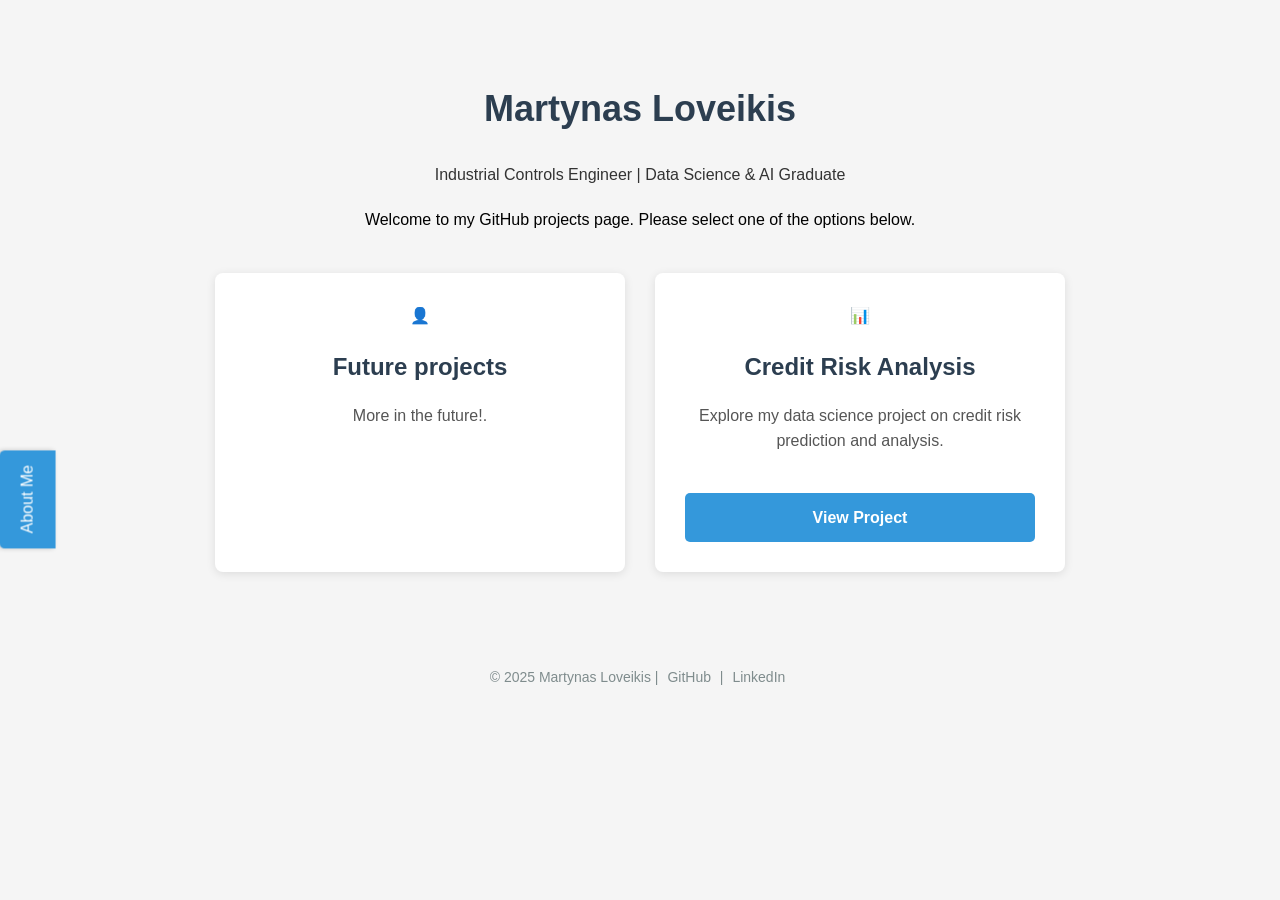
<file: index.html>
<!DOCTYPE html>
<html lang="en">
<head>
    <meta charset="UTF-8">
    <meta name="viewport" content="width=device-width, initial-scale=1.0">
    <title>Martynas Loveikis</title>
    <style>
        body {
            font-family: Arial, sans-serif;
            line-height: 1.6;
            margin: 0;
            padding: 0;
            background-color: #f5f5f5;
            text-align: center;
        }

        h1 {
            color: #2c3e50;
            margin-top: 80px;
            font-size: 36px;
        }

        .subtitle {
            color: #333;
            margin-bottom: 20px;
        }

        .intro {
            margin: 20px auto;
            max-width: 800px;
        }

        .project-grid {
            display: flex;
            justify-content: center;
            gap: 30px;
            margin: 40px auto;
            max-width: 1000px;
        }

        .project-card {
            background-color: white;
            border-radius: 8px;
            padding: 30px;
            width: 350px;
            box-shadow: 0 2px 10px rgba(0,0,0,0.1);
            text-align: center;
        }

        .project-icon {
            width: 80px;
            height: 80px;
            margin-bottom: 20px;
        }

        .project-title {
            font-size: 24px;
            color: #2c3e50;
            margin-bottom: 15px;
        }

        .project-description {
            color: #555;
            margin-bottom: 30px;
            min-height: 60px;
        }

        .view-button {
            display: block;
            background-color: #3498db;
            color: white;
            text-decoration: none;
            padding: 12px 0;
            border-radius: 5px;
            font-weight: bold;
            transition: background-color 0.3s;
        }

        .view-button:hover {
            background-color: #2980b9;
        }

        footer {
            margin-top: 60px;
            padding: 20px;
            color: #7f8c8d;
            font-size: 14px;
        }

        footer a {
            color: #7f8c8d;
            text-decoration: none;
            margin: 0 5px;
        }

        footer a:hover {
            text-decoration: underline;
        }

        /* About Me button styles */
        .about-me-button {
            position: fixed;
            left: 0;
            top: 50%;
            transform: translateY(-50%);
            background-color: #3498db;
            color: white;
            padding: 15px;
            border-radius: 0 5px 5px 0;
            text-decoration: none;
            writing-mode: vertical-lr;
            transform: rotate(180deg);
            box-shadow: 2px 0 5px rgba(0,0,0,0.2);
            z-index: 1000;
            transition: all 0.3s ease;
        }
        
        .about-me-button:hover {
            background-color: #2980b9;
            padding-left: 20px;
        }
    </style>
</head>
<body>
    <!-- About Me button -->
    <a href="profile.html" class="about-me-button">About Me</a>

    <h1>Martynas Loveikis</h1>

    <div class="subtitle">
        <p>Industrial Controls Engineer | Data Science & AI Graduate</p>
    </div>

    <div class="intro">
        <p>Welcome to my GitHub projects page. Please select one of the options below.</p>
    </div>

    <div class="project-grid">
        <div class="project-card">
            <span class="project-icon">👤</span>
            <h2 class="project-title">Future projects</h2>
            <p class="project-description">More in the future!.</p>
        </div>

        <div class="project-card">
            <span class="project-icon">📊</span>
            <h2 class="project-title">Credit Risk Analysis</h2>
            <p class="project-description">Explore my data science project on credit risk prediction and analysis.</p>
            <a href="credit-risk.html" class="view-button">View Project</a>
        </div>
    </div>

    <footer>
        <p>© 2025 Martynas Loveikis | <a href="https://github.com/MLovei">GitHub</a> | <a href="https://www.linkedin.com/in/martynas-loveikis-093743139/">LinkedIn</a></p>
    </footer>
</body>
</html>
</file>
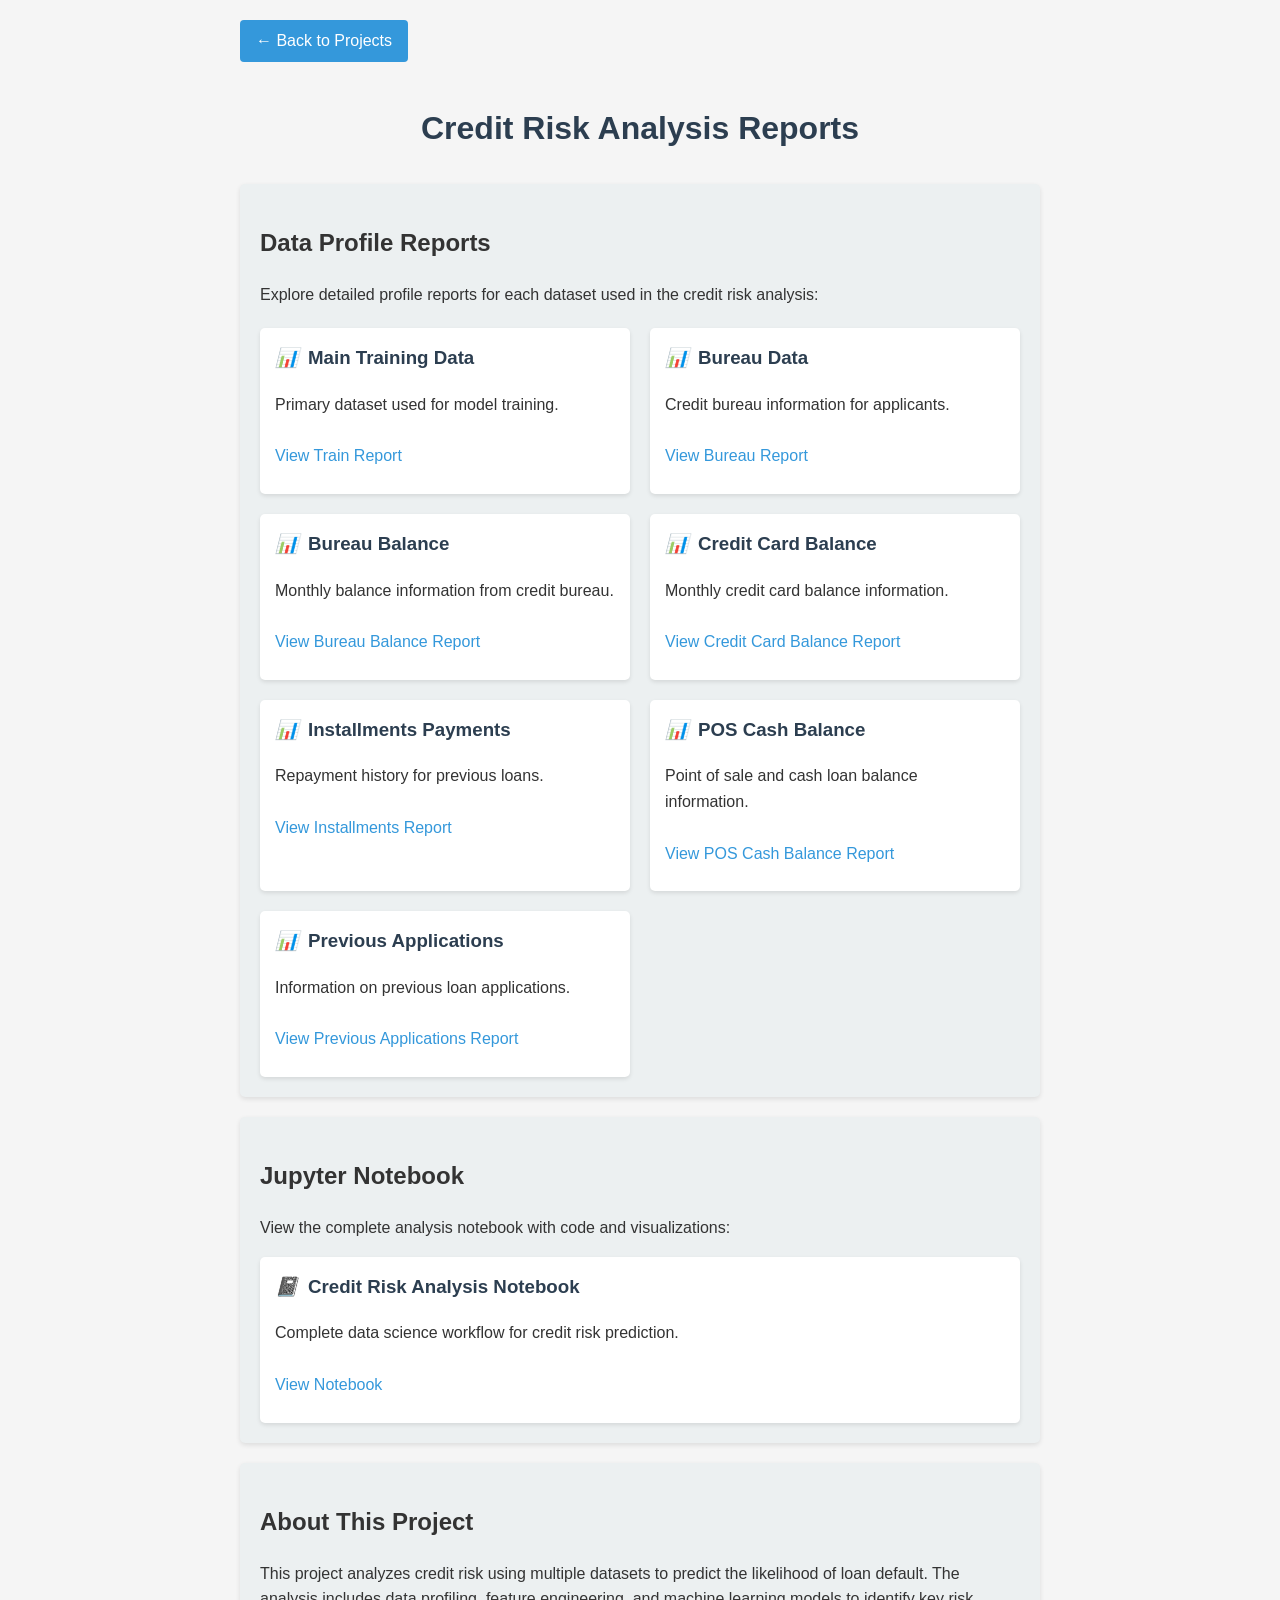
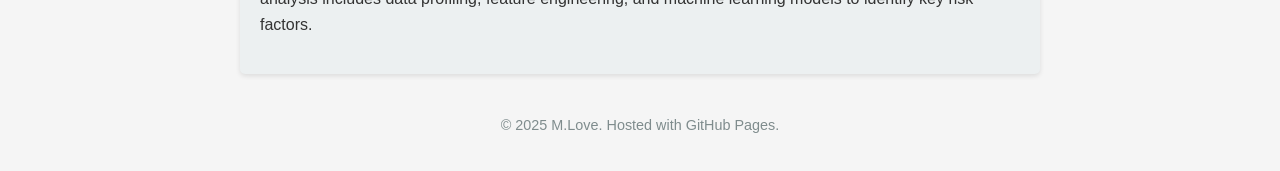
<file: credit-risk.html>
<!DOCTYPE html>
<html lang="en">
<head>
    <meta charset="UTF-8">
    <meta name="viewport" content="width=device-width, initial-scale=1.0">
    <title>Credit Risk Analysis Reports</title>
    <style>
        body {
            font-family: Arial, sans-serif;
            line-height: 1.6;
            color: #333;
            max-width: 800px;
            margin: 0 auto;
            padding: 20px;
            background-color: #f5f5f5;
        }
        h1 {
            color: #2c3e50;
            text-align: center;
            margin-bottom: 30px;
        }
        .container {
            background-color: #ecf0f1;
            border-radius: 5px;
            padding: 20px;
            margin-top: 20px;
            box-shadow: 0 2px 5px rgba(0,0,0,0.1);
        }
        .reports-grid {
            display: grid;
            grid-template-columns: repeat(auto-fill, minmax(300px, 1fr));
            gap: 20px;
            margin-top: 20px;
        }
        .report-card {
            background-color: white;
            border-radius: 5px;
            padding: 15px;
            box-shadow: 0 2px 4px rgba(0,0,0,0.1);
            transition: transform 0.2s, box-shadow 0.2s;
        }
        .report-card:hover {
            transform: translateY(-5px);
            box-shadow: 0 5px 15px rgba(0,0,0,0.1);
        }
        .report-card h3 {
            margin-top: 0;
            color: #2c3e50;
        }
        .report-icon {
            margin-right: 10px;
            color: #3498db;
        }
        a {
            color: #3498db;
            text-decoration: none;
            display: block;
            padding: 10px 0;
        }
        a:hover {
            text-decoration: underline;
        }
        footer {
            margin-top: 40px;
            text-align: center;
            font-size: 0.9em;
            color: #7f8c8d;
        }
        .back-button {
            display: inline-block;
            margin-bottom: 20px;
            padding: 8px 16px;
            background-color: #3498db;
            color: white;
            text-decoration: none;
            border-radius: 4px;
        }
        .back-button:hover {
            background-color: #2980b9;
        }
    </style>
</head>
<body>
    <a href="index.html" class="back-button">← Back to Projects</a>

    <h1>Credit Risk Analysis Reports</h1>

    <div class="container">
        <h2>Data Profile Reports</h2>
        <p>Explore detailed profile reports for each dataset used in the credit risk analysis:</p>

        <div class="reports-grid">
            <div class="report-card">
                <h3><i class="report-icon">📊</i>Main Training Data</h3>
                <p>Primary dataset used for model training.</p>
                <a href="TC3_4/train_report.html">View Train Report</a>
            </div>

            <div class="report-card">
                <h3><i class="report-icon">📊</i>Bureau Data</h3>
                <p>Credit bureau information for applicants.</p>
                <a href="TC3_4/bureau_report.html">View Bureau Report</a>
            </div>

            <div class="report-card">
                <h3><i class="report-icon">📊</i>Bureau Balance</h3>
                <p>Monthly balance information from credit bureau.</p>
                <a href="TC3_4/bureau_balance_report.html">View Bureau Balance Report</a>
            </div>

            <div class="report-card">
                <h3><i class="report-icon">📊</i>Credit Card Balance</h3>
                <p>Monthly credit card balance information.</p>
                <a href="TC3_4/credit_card_balance_report.html">View Credit Card Balance Report</a>
            </div>

            <div class="report-card">
                <h3><i class="report-icon">📊</i>Installments Payments</h3>
                <p>Repayment history for previous loans.</p>
                <a href="TC3_4/installments_payments_report.html">View Installments Report</a>
            </div>

            <div class="report-card">
                <h3><i class="report-icon">📊</i>POS Cash Balance</h3>
                <p>Point of sale and cash loan balance information.</p>
                <a href="TC3_4/POS_CASH_balance_report.html">View POS Cash Balance Report</a>
            </div>

            <div class="report-card">
                <h3><i class="report-icon">📊</i>Previous Applications</h3>
                <p>Information on previous loan applications.</p>
                <a href="TC3_4/previous_application_report.html">View Previous Applications Report</a>
            </div>
        </div>
    </div>

    <div class="container">
        <h2>Jupyter Notebook</h2>
        <p>View the complete analysis notebook with code and visualizations:</p>
        <div class="report-card">
            <h3><i class="report-icon">📓</i>Credit Risk Analysis Notebook</h3>
            <p>Complete data science workflow for credit risk prediction.</p>
            <a href="TC3_4/credit_risk.html">View Notebook</a>
        </div>
    </div>

    <div class="container">
        <h2>About This Project</h2>
        <p>This project analyzes credit risk using multiple datasets to predict the likelihood of loan default. The analysis includes data profiling, feature engineering, and machine learning models to identify key risk factors.</p>
    </div>

    <footer>
        <p>&copy; 2025 M.Love. Hosted with GitHub Pages.</p>
    </footer>
</body>
</html>
</file>
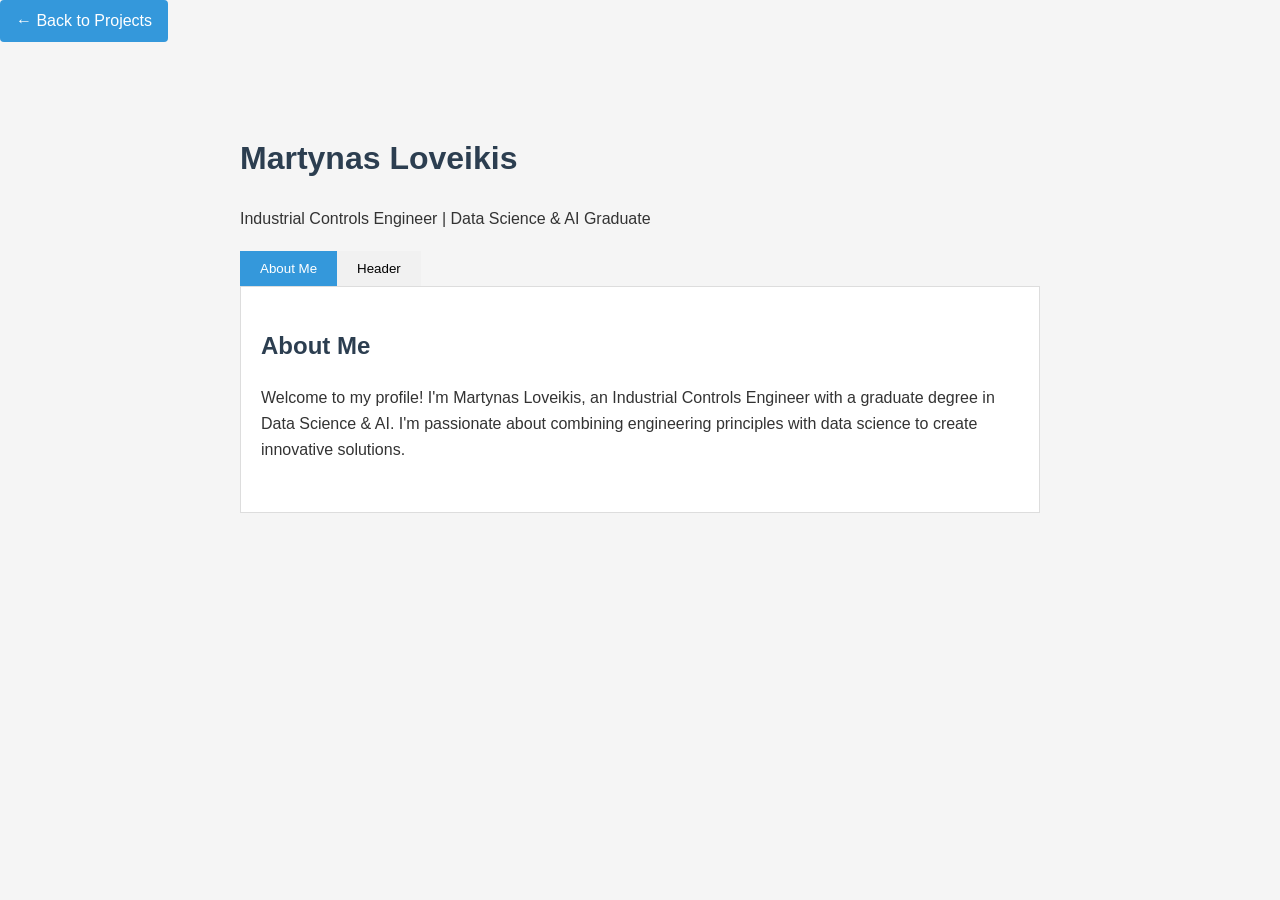
<file: profile.html>
<!DOCTYPE html>
<html lang="en">
<head>
    <meta charset="UTF-8">
    <meta name="viewport" content="width=device-width, initial-scale=1.0">
    <title>Martynas Loveikis - Profile</title>
    <link rel="stylesheet" href="profile/header_styling.css">
    <style>
        body {
            font-family: Arial, sans-serif;
            line-height: 1.6;
            color: #333;
            margin: 0;
            padding: 0; 
            background-color: #f5f5f5;
        }

        .content-container {
            max-width: 800px;
            margin: 30px auto;
            padding: 20px;
        }

        h1, h2, h3 {
            color: #2c3e50;
        }

        .tab-container {
            margin-top: 20px;
        }

        .tab-buttons {
            display: flex;
            border-bottom: 1px solid #ddd;
        }

        .tab-button {
            padding: 10px 20px;
            background-color: #f1f1f1;
            border: none;
            cursor: pointer;
            transition: background-color 0.3s;
        }

        .tab-button:hover {
            background-color: #ddd;
        }

        .tab-button.active {
            background-color: #3498db;
            color: white;
        }

        .tab-content {
            display: none;
            padding: 20px;
            border: 1px solid #ddd;
            border-top: none;
            background-color: white;
        }

        .tab-content.active {
            display: block;
        }

        .header-container {
            width: 100%;
            margin-top: 20px;
        }

        .profile-section {
            margin-bottom: 30px;
        }

        .back-button {
            display: inline-block;
            margin-bottom: 20px;
            padding: 8px 16px;
            background-color: #3498db;
            color: white;
            text-decoration: none;
            border-radius: 4px;
        }

        .back-button:hover {
            background-color: #2980b9;
        }
    </style>
</head>
<body>
    <a href="index.html" class="back-button">← Back to Projects</a>

    <div class="content-container">
        <h1>Martynas Loveikis</h1>
        <p>Industrial Controls Engineer | Data Science & AI Graduate</p>

        <div class="tab-container">
            <div class="tab-buttons">
                <button class="tab-button active" onclick="openTab(event, 'about')">About Me</button>
                <button class="tab-button" onclick="openTab(event, 'header')">Header</button>
            </div>

            <div id="about" class="tab-content active">
                <div class="profile-section">
                    <h2>About Me</h2>
                    <p>Welcome to my profile! I'm Martynas Loveikis, an Industrial Controls Engineer with a graduate degree in Data Science & AI. I'm passionate about combining engineering principles with data science to create innovative solutions.</p>
                </div>
            </div>



            <div id="header" class="tab-content">
                <div class="profile-section">
                    <h2>Custom Header</h2>
                    <p>This is my custom SVG header that I use across my projects:</p>
                    <div class="header-container">
                        <iframe src="profile/header.html" frameborder="0" width="100%" height="200px"></iframe>
                    </div>
                </div>
            </div>
        </div>
    </div>

    <script>
        function openTab(evt, tabName) {
            var i, tabcontent, tabbuttons;

            // Hide all tab content
            tabcontent = document.getElementsByClassName("tab-content");
            for (i = 0; i < tabcontent.length; i++) {
                tabcontent[i].className = tabcontent[i].className.replace(" active", "");
            }

            // Remove "active" class from all tab buttons
            tabbuttons = document.getElementsByClassName("tab-button");
            for (i = 0; i < tabbuttons.length; i++) {
                tabbuttons[i].className = tabbuttons[i].className.replace(" active", "");
            }

            // Show the current tab and add "active" class to the button
            document.getElementById(tabName).className += " active";
            evt.currentTarget.className += " active";
        }
    </script>
</body>
</html>
</file>
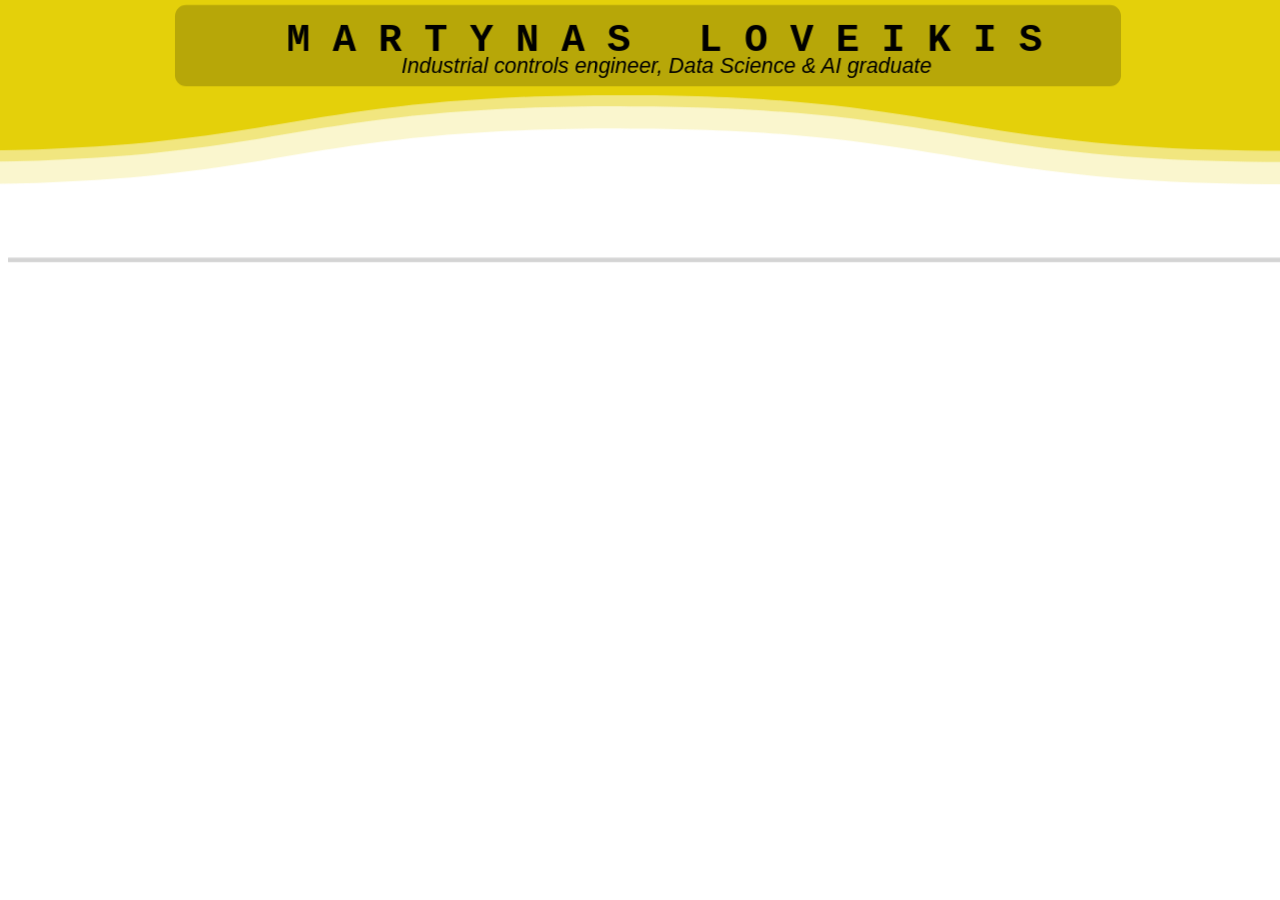
<file: profile/header.html>
<!DOCTYPE html>
<html lang="en">
<head>
  <meta charset="UTF-8">
  <meta name="viewport" content="width=device-width, initial-scale=1.0">
  <title>Martynas Loveikis</title>
  <link rel="stylesheet" href="header_styling.css">
</head>
<body>
  <svg class="header-svg" viewBox="0 0 115 25" xmlns="http://www.w3.org/2000/svg" xmlns:xlink="http://www.w3.org/1999/xlink">
    <defs>
      <filter id="goo" class="goo-filter">
        <feGaussianBlur in="SourceGraphic" result="blur" />
        <feColorMatrix in="blur" mode="matrix" result="goo" />
        <feBlend in="SourceGraphic" in2="goo" />
      </filter>
      <path id="wave" d="M 0,10 C 30,10 30,15 60,15 90,15 90,10 120,10 150,10 150,15 180,15 210,15 210,10 240,10 v 28 h -240 z" />
    </defs>

    <rect class="top-line" x="0" y="1" width="100%" height="0.4"></rect>
    <use id="wave3" class="wave" xlink:href="#wave" x="0" y="-2"></use>
    <use id="wave2" class="wave" xlink:href="#wave" x="0" y="0"></use>
    <use id="wave1" class="wave" xlink:href="#wave" x="0" y="1"></use>

    <rect class="headerRect" width="85" height="7.3" rx="1" x="15" y="16.8"></rect>

  <path id="nameTyping">
    <animate attributeName="d" from="m25,-6 h0" to="m25,-6 h70" dur="1s" begin="0s" fill="freeze"/>
  </path>
  <text font-family="Courier New" font-size=".22em" fill="black"
        font-weight="bold" letter-spacing="2" text-anchor="middle" dominant-baseline="central">
    <textPath xlink:href="#nameTyping" startOffset="50%">
      MARTYNAS LOVEIKIS
    </textPath>
  </text>

    <path id="descriptionTyping">
      <animate attributeName="d" from="m30,-3 h0" to="m30,-3 h100" dur="2s" begin="0s" fill="freeze"/>
    </path>
    <text x="53" class="description-text">
      <textPath xlink:href="#descriptionTyping">
        Industrial controls engineer, Data Science &amp; AI graduate
      </textPath>
    </text>
  </svg>
</body>
</html>
</file>
<file: profile/header_styling.css>
/* Main SVG container styling */
.header-svg {
  width: 100vw;
  position: fixed;
  top: -5px;
  transform: rotate(180deg);
  overflow: visible;
}

/* Text elements within SVG */
.header-svg text {
  transform-origin: 50% 50%;
  transform: translate(0%, -40%) rotate(180deg);
}

/* Image elements within SVG */
.header-svg image {
  transform-origin: 50% 50%;
  transform: translate(0%, -40%) rotate(180deg);
}

/* Header rectangle styling */
.headerRect {
  fill: black;
  fill-opacity: 20%;
}

.headerRect:hover {
  fill: #ffd470;
  fill-opacity: 50%;
}

/* Wave animation elements */
.wave {
  animation: wave 12s linear infinite;
  fill: #E4D00A;  /* Citrine color */
}

.wave:hover {
  fill: #9ea300;
}

#wave1 {
  opacity: 1;
}

#wave2 {
  animation-duration: 15s;
  animation-direction: reverse;
  opacity: 0.4;
}

#wave3 {
  animation-duration: 18s;
  opacity: 0.2;
}

/* Wave animation keyframes */
@keyframes wave {
  to {
    transform: translateX(-100%);
  }
}

/* Top line styling */
.top-line {
  fill: #AAA;
  fill-opacity: 50%;
}

/* Text styling */
.name-text {
  text-anchor: middle;
  dominant-baseline: central;
  font-family: "Courier New";
  font-size: 0.22em;
  fill: black;
  font-weight: bold;
}

.description-text {
  font-family: Helvetica;
  font-size: 0.12em;
  fill: black;
  text-anchor: end;
  alignment-baseline: hanging;
  font-style: italic;
}

/* Filter effect */
.goo-filter feGaussianBlur {
  stdDeviation: 1;
}

.goo-filter feColorMatrix {
  values: "1 0 0 0 0 0 1 0 0 0 0 0 1 0 0 0 0 0 13 -9";
}
</file>
